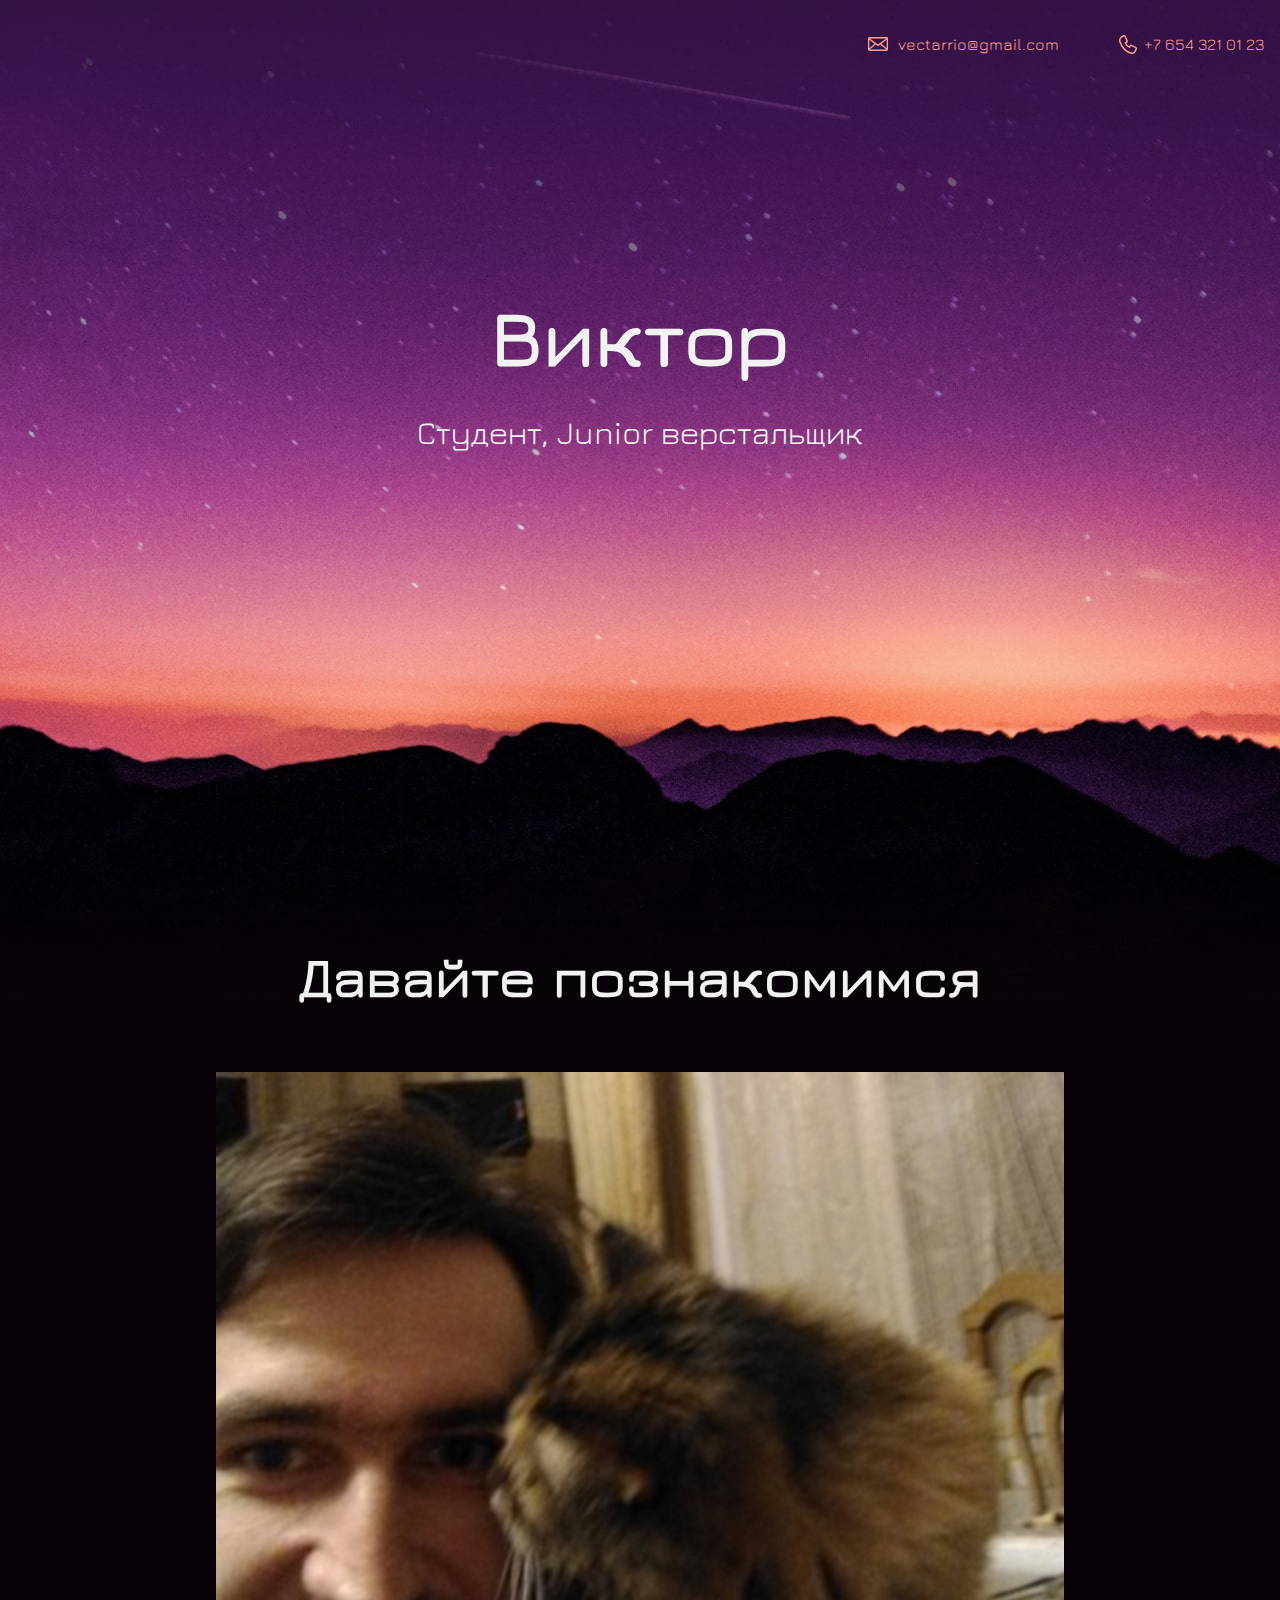
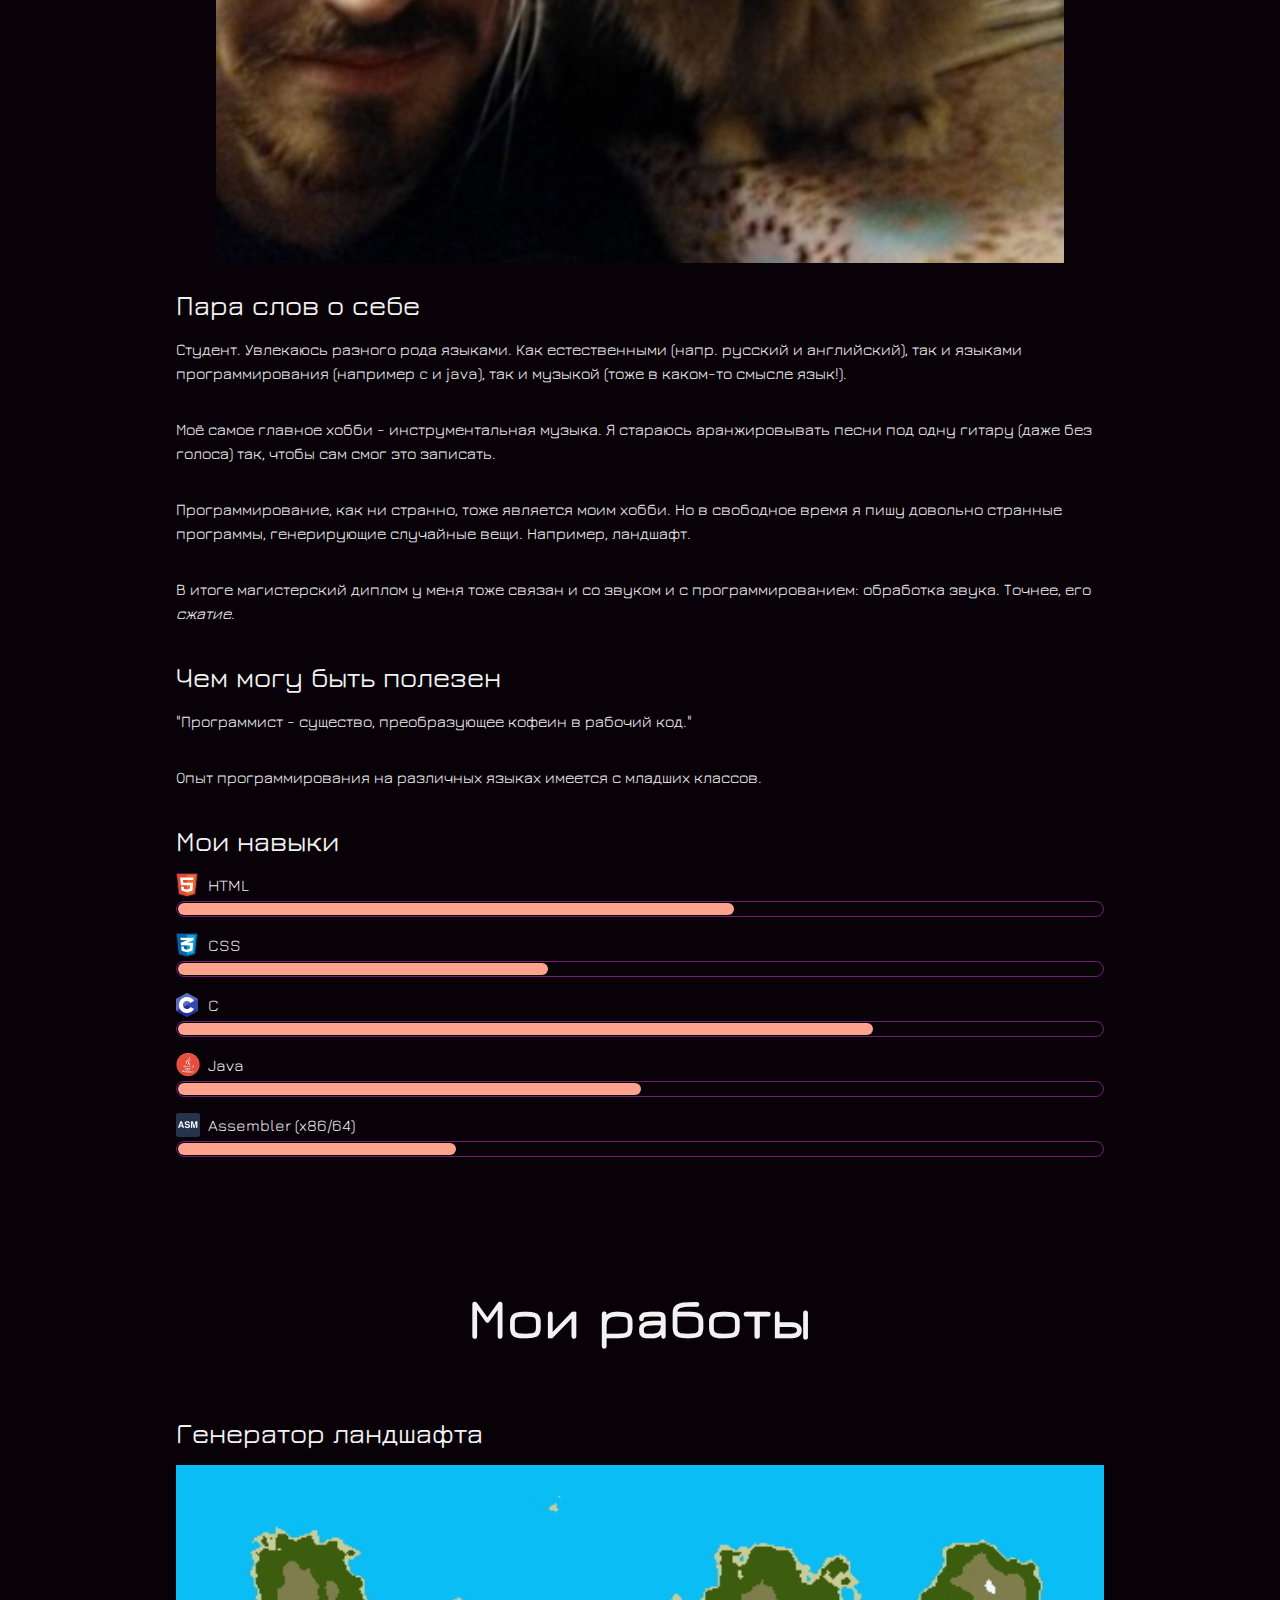
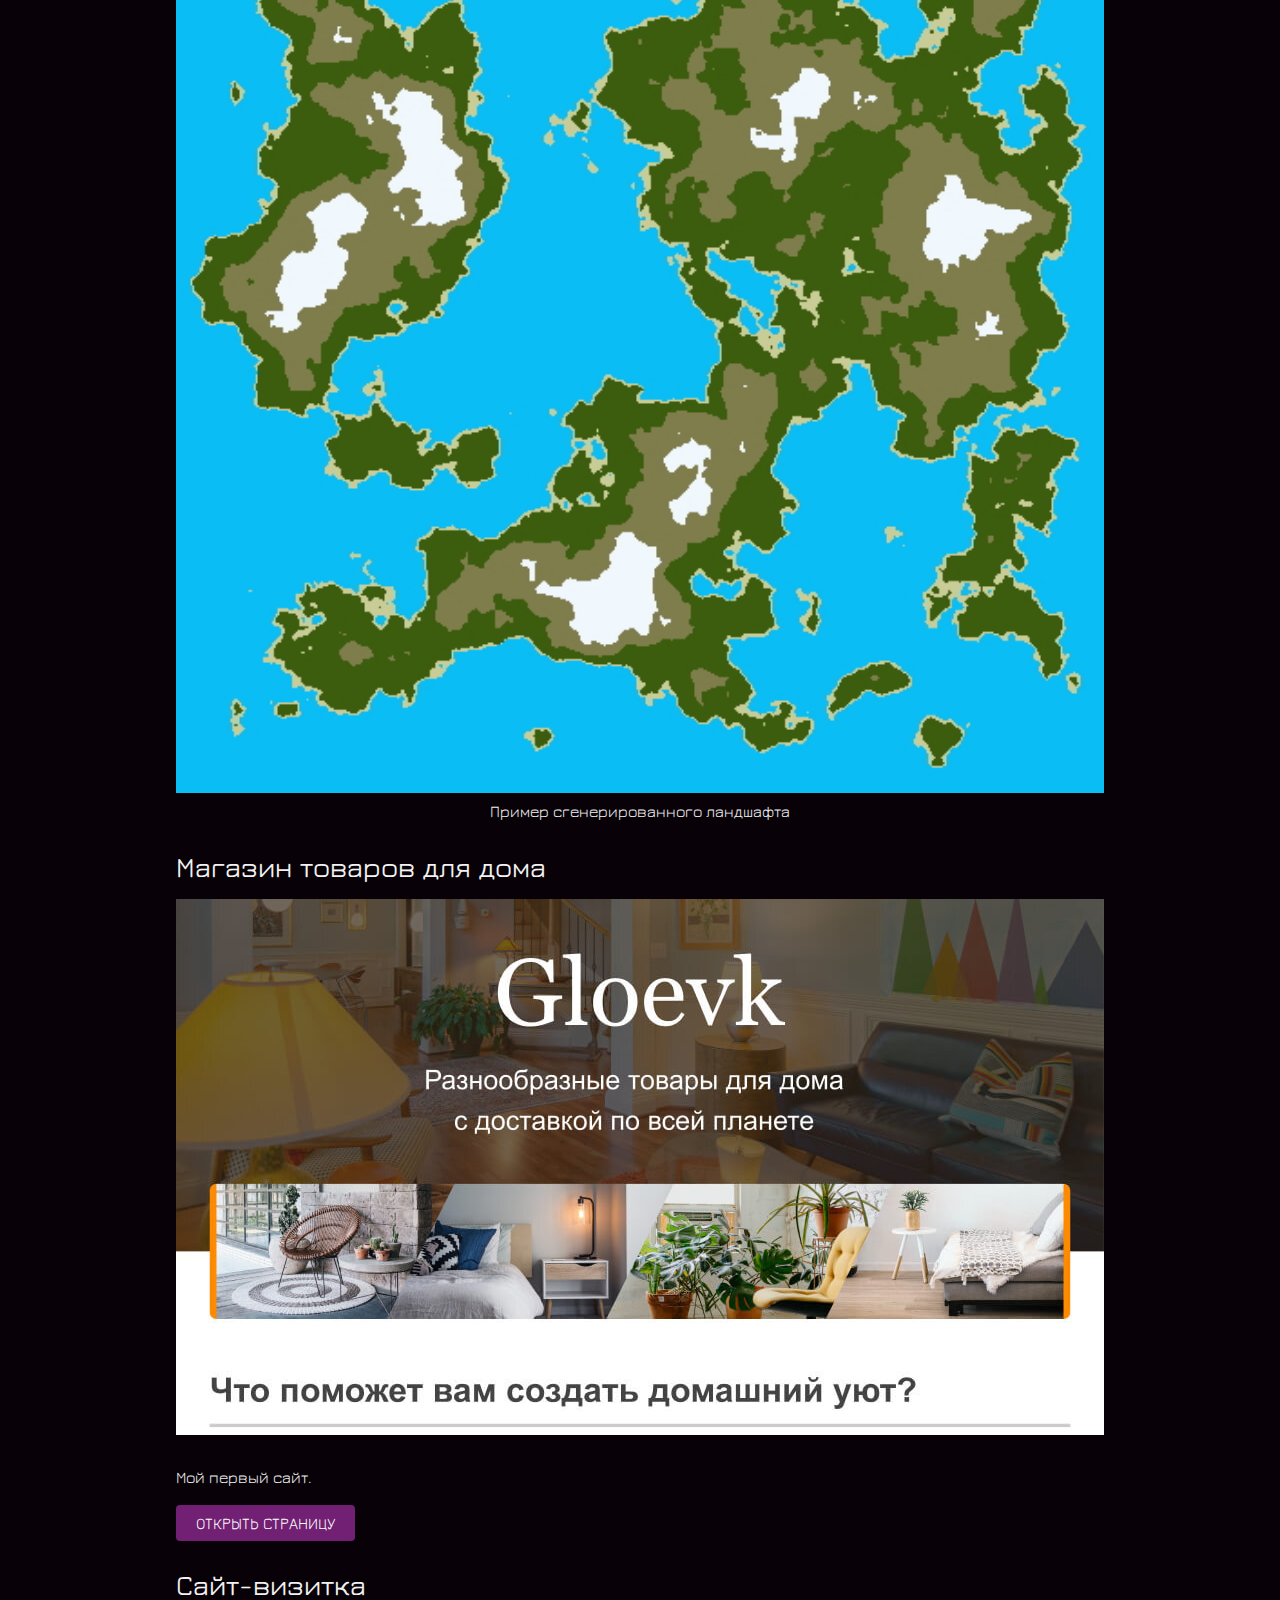
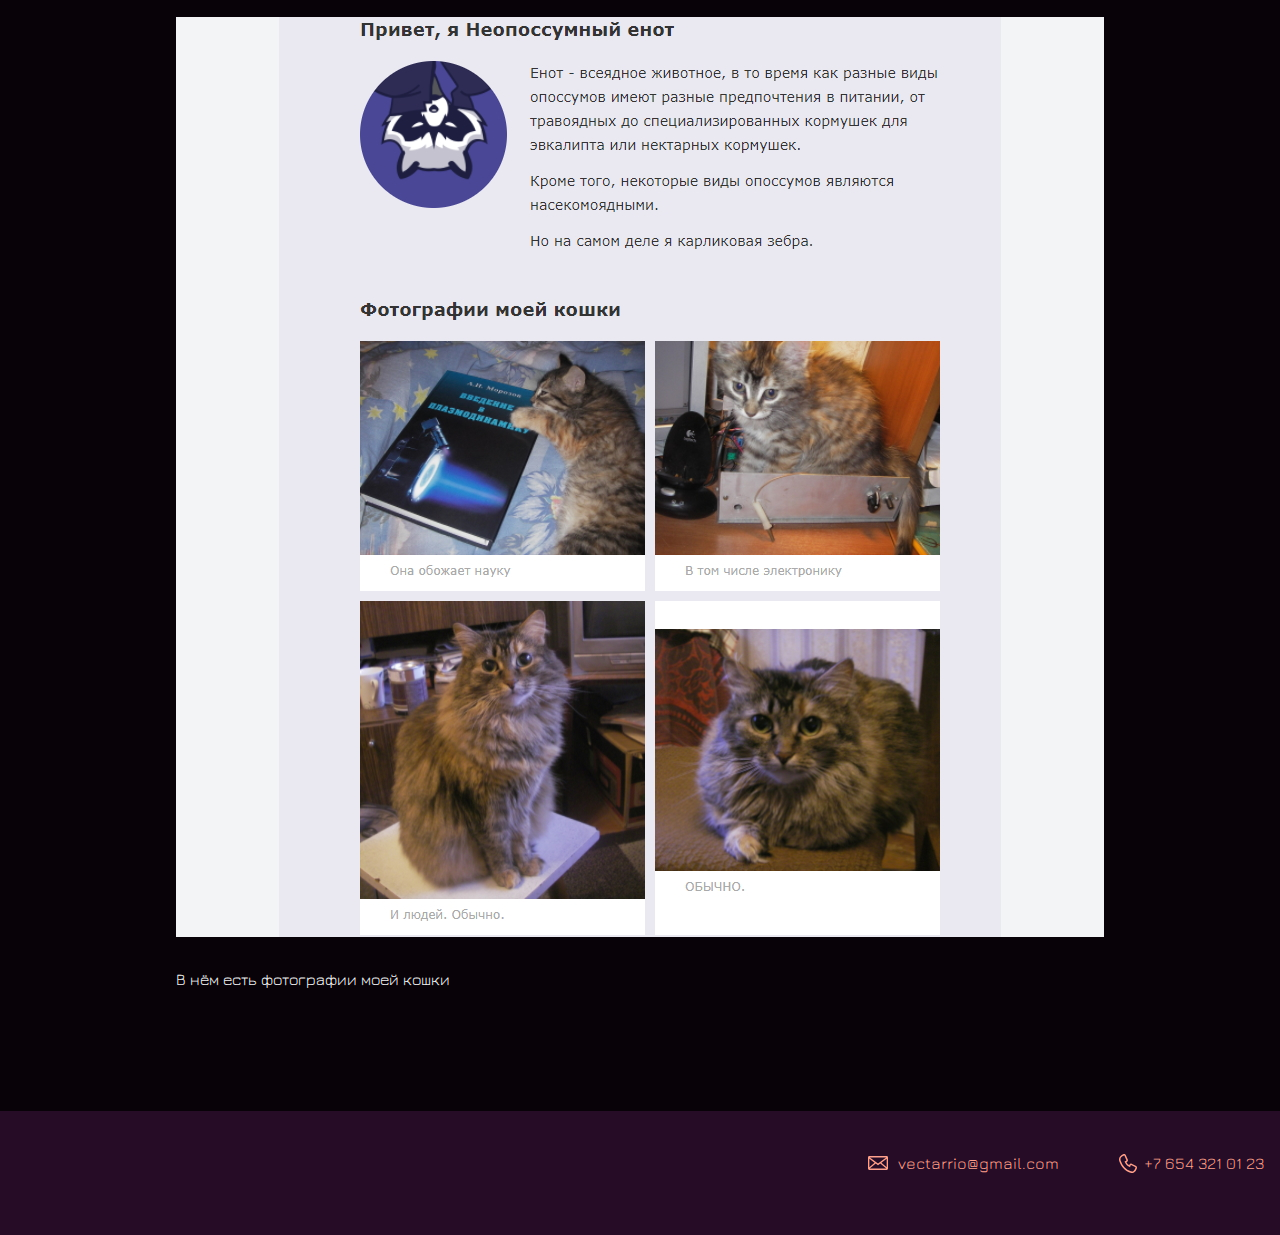
<file: index.html>
<!DOCTYPE html>
<html lang="ru">
  <head>
    <meta charset="UTF-8">
    <meta name="viewport" content="width=device-width, initial-scale=1.0">
    <link rel="stylesheet" href="style.css">
    <!-- <link href="https://fonts.googleapis.com/css?family=Montserrat:400,500,700|Old+Standard+TT&display=swap&subset=cyrillic" rel="stylesheet"> -->
    <link href="https://fonts.googleapis.com/css2?family=Jura&display=swap" rel="stylesheet">
    <title>Портфолио Junior верстальщика</title>
  </head>

  <body>
    <header class="page-header">
      <div class="container">
            <a class="header-email" href="mailto:vectarrio@gmail.com">vectarrio@gmail.com</a>
            <a class="header-phone" href="tel:+76543210123">+7 654 321 01 23</a>
      </div>
    </header>

    <section class="hero-image">
      <div class="container">
        <h1 class="heading">Виктор</h1>
        <p>Студент, Junior верстальщик</p>
      </div>
    </section>

    <section class="intro">
      <div class="container">
        <h2 class="subheading">Давайте познакомимся</h2>
        <figure>
          <img src="files/user.jpg" width="928" alt="Фотография">
        </figure>
        <h3>Пара слов о себе</h3>
        <p>Студент. Увлекаюсь разного рода языками. Как естественными (напр. русский и английский), так и языками программирования (например c и java), так и музыкой (тоже в каком-то смысле язык!).</p>
        <p>Моё самое главное хобби - инструментальная музыка. Я стараюсь аранжировывать песни под одну гитару (даже без голоса) так, чтобы сам смог это записать.</p>
        <p>Программирование, как ни странно, тоже является моим хобби. Но в свободное время я пишу довольно странные программы, генерирующие случайные вещи. Например, ландшафт.</p>
        <p>В итоге магистерский диплом у меня тоже связан и со звуком и с программированием: обработка звука. Точнее, его <em>сжатие</em>.</p>
        <h3>Чем могу быть полезен</h3>
        <p>"Программист - существо, преобразующее кофеин в рабочий код."</p>
        <p>Опыт программирования на различных языках имеется с младших классов.</p>
        <div class="skills">
          <h3>Мои навыки</h3>
          <dl class="skills-list">
            
          </dl>
        </div>
      </div>
    </section>

    <section class="portfolio">
      <div class="container">
        <h2 class="subheading">Мои работы</h2>
        <h3>Генератор ландшафта</h3>
        <figure class="project-image">
          <img src="files/landscape.jpg" width="928" height="536" alt="Пример сгенерированного ландшафта">
          <figcaption>Пример сгенерированного ландшафта</figcaption>
        </figure>
        
        <h3>Магазин товаров для дома</h3>
        <figure class="project-image">
          <img src="files/project.jpg" width="928" height="536" alt="Cайт магазина товаров для дома">
        </figure>
        <p>Мой первый сайт.</p>
        <a class="button" href="source/project/index.html">Открыть страницу</a><br><br>
        <h3>Сайт-визитка</h3>
        <figure class="project-image">
          <img src="files/phpproject.jpg" width="928" alt="Cайт-визитка с использованием php">
        </figure>
        <p>В нём есть фотографии моей кошки</p>
      </div>
    </section>

    <footer class="page-footer">
      <div class="container">
        <a class="footer-email" href="mailto:vectarrio@gmail.com">vectarrio@gmail.com</a>
        <a class="footer-phone" href="tel:+76543210123">+7 654 321 01 23</a>
      </div>
    </footer>
    <script src="script.js"></script>
  </body>
</html>
</file>
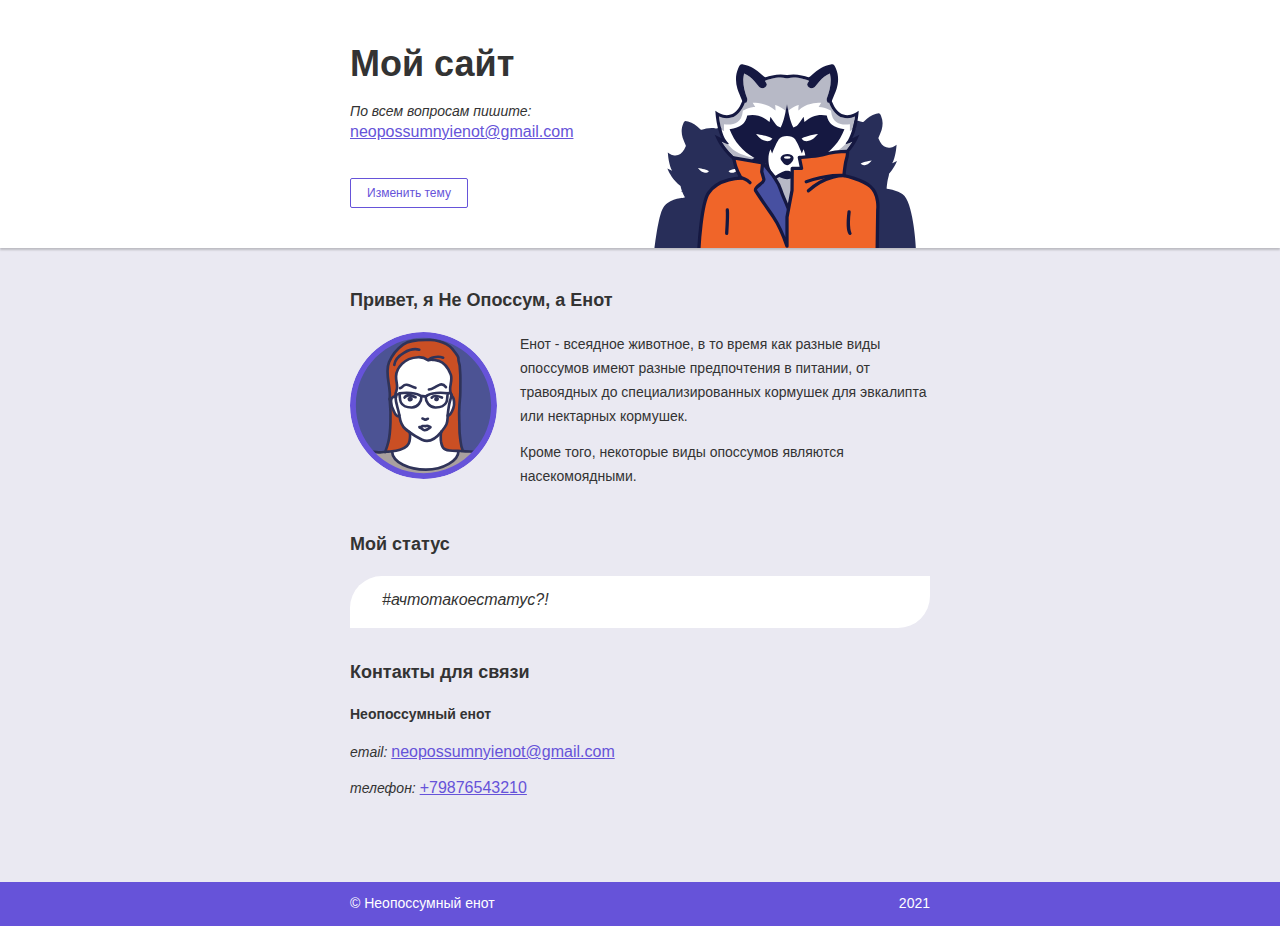
<file: lab2to5/index.html>
<!DOCTYPE html>
<html lang="ru">
<head>
  <meta charset="utf-8">
  <meta name="viewport" content="width=device-width, initial-scale=1.0">
  <link rel="stylesheet" href="style-themes.css">
  <title>Мой сайт – Неопоссумный енот</title>
</head>
<body class="page">
  <header class="page-header">
    <div class="container">
      <h1 class="page-title">Мой сайт</h1>
      <p><i>По всем вопросам пишите:</i><br><a href="mailto:neopossumnyienot@gmail.com">neopossumnyienot@gmail.com</a></p>
      <button class="theme-button" type="button">Изменить тему</button>
    </div>
  </header>
  <main>
    <section class="about container">
      <h2 class="section-title">Привет, я Не Опоссум, а Енот</h2>
      <img class="about-image" src="img/avatar.svg" width="147" height="147" alt="Неопоссумный енот">
      <div class="about-content">
        <p>Енот - всеядное животное, в то время как разные виды опоссумов имеют разные предпочтения в питании, от травоядных до специализированных кормушек для эвкалипта или нектарных кормушек.</p>
        <p>Кроме того, некоторые виды опоссумов являются насекомоядными.</p>
      </div>
    </section>
    <section class="status container">
      <h2 class="section-title">Мой статус</h2>
      <p>#ачтотакоестатус?!</p>
    </section>
    <section class="contacts container">
      <h2 class="section-title">Контакты для связи</h2>
        <p class="contacts-name">Неопоссумный енот</p>
        <p><i>email:</i> <a href="mailto:neopossumnyienot@gmail.com">neopossumnyienot@gmail.com</a></p>
        <p><i>телефон:</i> <a href="tel:+79876543210">+79876543210</a></p>
    </section>
  </main>
  <footer class="page-footer">
    <div class="container">
      <p>© Неопоссумный енот</p>
      <p>2021</p>
    </div>
  </footer>
  <script src = "script.js"></script>
</body>
</html>
</file>
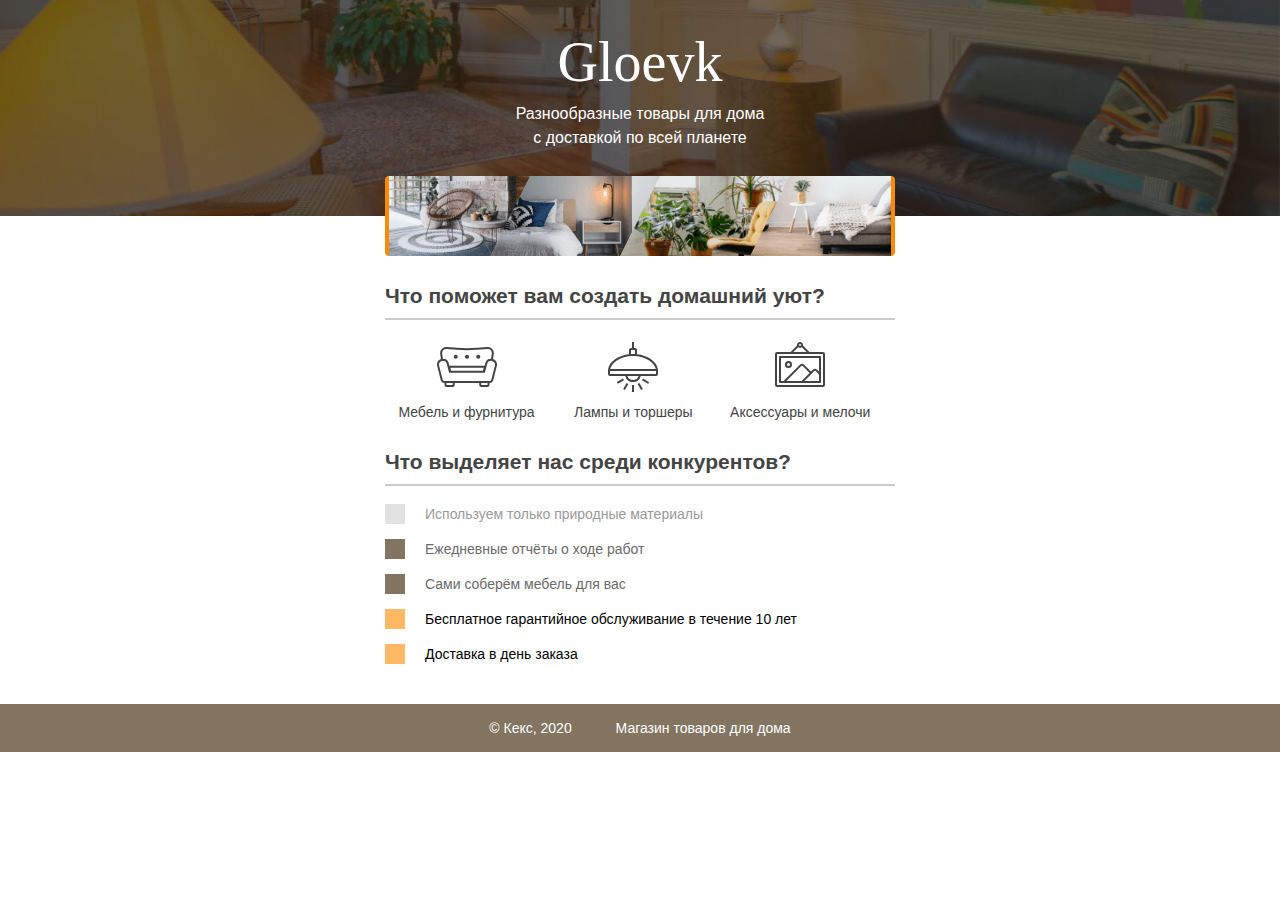
<file: source/project/index.html>
<!DOCTYPE html>
<html lang="ru">
  <head>
    <meta charset="utf-8">
    <title>Магазин товаров для дома</title>
    <link rel="stylesheet" href="style.css">
  </head>
  <body>
    <header class="site-header">
      <div class="container">
        <h1>Gloevk</h1>
        <p>Разнообразные товары для дома с доставкой по всей планете</p>
        <img src="img/gloevk-examples.png" width="510" height="80" alt="Примеры интерьеров">
      </div>
    </header>

    <section class="features">
      <h2>Что поможет вам создать домашний уют?</h2>
      <p class="feature-furniture">Мебель и фурнитура</p>
      <p class="feature-lighting">Лампы и торшеры</p>
      <p class="feature-accessories">Аксессуары и мелочи</p>
    </section>

    <section class="advantages">
      <h2>Что выделяет нас среди конкурентов?</h2>
      <ul class="advantages-list">
        <li class="advantages-item">Используем только природные материалы</li>
        <li class="advantages-item standard">Ежедневные отчёты о ходе работ</li>
        <li class="advantages-item standard">Сами соберём мебель для вас</li>
        <li class="advantages-item vip">Бесплатное гарантийное обслуживание в течение 10 лет</li>
        <li class="advantages-item vip">Доставка в день заказа</li>
      </ul>
    </section>

    <footer class="site-footer">
      <div class="container">
        <p>© Кекс, 2020</p>
        <p>Магазин товаров для дома</p>
      </div>
    </footer>
  </body>
</html>
</file>
<file: style.css>
body {
  margin: 0;
  min-width: 300px;
  font-family: "Jura", "Montserrat", "Helvetica", "Arial", sans-serif;
  font-size: 16px;
  line-height: 1.5;
  color: #f2f2f2;
  background-color: #080208;
  background-image: url("img/hero-bg.jpg");
  background-repeat: no-repeat;
  background-position: top center;
}



img {
  max-width: 100%;
  height: auto;
}

.container {
  max-width: 928px;
  margin: 0 auto;
  padding: 0 16px;
}

.page-header {
  margin: 0 0 180px;
  padding: 32px 0 32px;
}

.page-header .container,
.page-footer .container {
  max-width: 1408px;
  text-align: right;
}

.page-header a+a {
  margin-left: 56px;
}

.page-header a {
  display: inline-block;
  margin-bottom: 20px;
  color: #fea18d;
  text-decoration: none;
  background-repeat: no-repeat;
  background-position: left;
}

.header-email {
  padding-left: 30px;
  background-image: url("img/icon-email.svg");
}

.header-phone {
  padding-left: 25px;
  background-image: url("img/icon-phone.svg");
}

.hero-image {
  margin-bottom: 480px;
}

.hero-image .container {
  max-width: 1408px;
  text-align: center;
}

.heading {
  margin: 0 0 24px;
  font-size: 80px;
  line-height: 96px;
}

.hero-image p {
  margin: 0;
  font-size: 32px;
  line-height: 48px;
}

.intro {
  margin: 0 0 120px;
}

.subheading {
  margin: 0 0 56px;
  font-size: 56px;
  line-height: 80px;
  text-align: center;
}

.user-image {
  margin: 0 0 32px;
  text-align: center;
}

.intro h3,
.portfolio h3 {
  margin: 0 0 12px;
  font-size: 28px;
  line-height: 40px;
  font-weight: 500;
}

.intro p {
  margin: 0 0 32px;
}

.skills-list {
  margin: 0;
  padding: 0;
}

.skills-list dt {
  padding-left: 32px;
  background-repeat: no-repeat;
  background-position: left;
}

.skill-html {
  background-image: url("img/icon-html.svg");
}

.skill-css {
  background-image: url("img/icon-css.svg");
}

.skill-c {
  background-image: url("img/icon-c.png");
}

.skill-java {
  background-image: url("img/icon-java.png");
}

.skill-asm {
  background-image: url("img/icon-asm.png");
}

.level {
  margin: 4px 0 16px;
  padding: 0;
  height: 14px;
  font-size: 0;
  background-color: #080208;
  border: 1px solid #712073;
  border-radius: 8px;
}

.level div {
  margin: 1px;
  height: 12px;
  background-color: #fea18d;
  border-radius: 6px;
}

.portfolio {
  margin: 0 0 120px;
}

.projects {
  margin: 0;
  padding: 0;
  list-style: none;
}

.projects li {
  margin: 0 0 80px;
}

.project-image {
  margin: 0 0 24px;
  text-align: center;
}

.projects p {
  margin: 0 0 24px;
}

.button {
  padding: 6px 20px;
  display: inline-block;
  vertical-align: baseline;
  text-decoration: none;
  text-transform: uppercase;
  border-radius: 4px;
  background-color: #712073;
  color: #ffffff;
}

.page-footer {
  padding: 40px 0;
  background-color: #260c26;
}

.page-footer a {
  display: inline-block;
  margin-bottom: 20px;
  color: #fea18d;
  text-decoration: none;
  background-repeat: no-repeat;
  background-position: left;
}

.page-footer a+a {
  margin-left: 56px;
}

.footer-email {
  padding-left: 30px;
  background-image: url("img/icon-email.svg");
}

.footer-phone {
  padding-left: 25px;
  background-image: url("img/icon-phone.svg");
}

@media screen and (max-width: 460px) {
  .subheading {
    font-size: 32px;
  }
}
</file>
<file: lab2to5/style-themes.css>
* {
  box-sizing: border-box;
}

.container {
  width: 580px;
  margin: 0 auto;
}

.page {
  display: flex;
  flex-direction: column;
  min-width: 640px;
  min-height: 100vh;
  margin: 0;
  font-family: "Verdana", "Tahoma", sans-serif;
  font-size: 14px;
  line-height: 18px;
  color: #333333;
  background-color: #eae9f2;
}

.section-title {
  width: 100%;
  margin: 0;
  margin-bottom: 20px;
  padding: 0;
  font-weight: bold;
  font-size: 18px;
  line-height: 24px;
}

a {
  color: #6653d9;
}

a:focus {
  outline-color: #b6aaff;
}

.page-header {
  margin-bottom: 40px;
  background-color: #ffffff;
  box-shadow: 0 2px 2px rgba(0, 0, 0, 0.2);
}

.page-header .container {
  padding-top: 40px;
  padding-bottom: 40px;
  background-image: url("img/raccoons.svg");
  background-repeat: no-repeat;
  background-position: bottom right;
  background-size: 290px 212px;
}

.page-header a {
  font-size: 16px;
  line-height: 24px;
}

.page-title {
  margin: 0;
  margin-bottom: 4px;
  padding: 0;
  font-weight: bold;
  font-size: 36px;
  line-height: 48px;
}

.theme-button {
  position: relative;
  margin-top: 20px;
  padding-top: 7px;
  padding-right: 16px;
  padding-bottom: 7px;
  padding-left: 16px;
  font-size: 12px;
  border-radius: 2px;
  background-color: transparent;
  cursor: pointer;
  color: #6653d9;
  border: 1px solid #6653d9;
}

.theme-button:active {
  opacity: 0.8;
}

.theme-button:focus,
.theme-button:hover {
  color: #ffffff;
  background-color: #6653d9;
}
.theme-button:focus {
  outline-color: #b6aaff;
}

.about {
  display: flex;
  flex-wrap: wrap;
  justify-content: space-between;
  margin-bottom: 32px;
 }

.about-image {
   width: 147px;
   height: 147px;
   border-radius: 50%;
 }

.about-content {
   width: 410px;
   font-size: 14px;
   line-height: 24px;
 }

.about-content p {
   margin: 0;
   margin-bottom: 12px;
   padding: 0;
 }

.status {
  margin-bottom: 32px;
}

.status p {
  margin: 0;
  padding-top: 12px;
  padding-right: 32px;
  padding-bottom: 16px;
  padding-left: 32px;
  border-radius: 32px 0;
  font-size: 16px;
  line-height: 24px;
  font-style: italic;
  background-color: #ffffff;
}

.contacts {
  margin-bottom: 82px;
}

.contacts img {
  width: 146px;
  height: 146px;
  margin-right: 24px;
}

.contacts p {
  margin: 0;
  margin-bottom: 12px;
  padding: 0;
  font-size: 14px;
  line-height: 24px;
}

p.contacts-name {
  margin-top: 20px;
  margin-bottom: 16px;
  font-weight: bold;
  line-height: 20px;
}

.contacts a {
  font-size: 16px;
  line-height: 24px;
}

.page-footer {
  margin-top: auto;
  color: #ffffff;
  background-color: #6653d9;
}

.page-footer .container {
  display: flex;
  align-items: center;
  justify-content: space-between;
  padding-top: 12px;
  padding-bottom: 14px;
}

.page-footer p {
  margin: 0;
  padding: 0;
}

/* Тёмная тема */
.dark-theme {
  color: #f2f2f2;
  background-color: #17161a;
}

.dark-theme .page-header{
  background-color: #3f3c53;
  box-shadow: 0 2px 2px rgba(0, 0, 0, 0.6);
}

.dark-theme a {
  color: #9484f2;
}

.dark-theme .theme-button {
  color: #9484f2;
  border: 1px solid #9484f2;
}

.dark-theme .theme-button:focus,
.dark-theme .theme-button:hover {
  color: #17161a;
  background-color: #9484f2;
}

.dark-theme .status p {
  background-color: #2a2930;
}

.dark-theme .page-footer {
  background-color: #373540;
  color: #f2f2f2;
}
</file>
<file: source/project/style.css>
body {
  margin: 0;
  padding: 0;
  font-family: "Arial", sans-serif;
  font-size: 14px;
  line-height: 20px;
  color: #444444;
}

h1 {
  width: 255px;
  margin: 0 auto 8px;
  font-family: "Georgia", serif;
  text-align: center;
  font-weight: normal;
  font-size: 56px;
  line-height: 64px;
}

h2 {
  border-bottom: 2px solid #cccccc;
  padding-bottom: 12px;
}

.container {
  width: 510px;
  margin: 0 auto;
  padding: 0 20px;
}

.site-header {
  min-width: 550px;
  height: 186px;
  margin-bottom: 70px;
  padding-top: 30px;
  background: #847462 no-repeat center url("img/gloevk-bg.jpg");
  background-size: cover;
  color: #ffffff;
}

.site-header p {
  width: 255px;
  margin: 0 auto 26px;
  text-align: center;
  font-size: 16px;
  line-height: 24px; 
}

.site-header img {
  display: block;
  margin: 0 auto;
}

.features {
  width: 510px;
  margin: 0 auto 30px;
  padding: 0 20px;
}

.features p {
  display: inline-block;
  vertical-align: top;
  width: 30%;
  margin: 0 5px;
  background-repeat: no-repeat;
  background-position: center top;
  text-align: center;
}

.feature-furniture {
  padding-top: 65px;
  background-image: url("img/furniture.svg");
}

.feature-lighting {
  padding-top: 65px;
  background-image: url("img/lighting.svg");
}

.feature-accessories {
  padding-top: 65px;
  background-image: url("img/accessories.svg");
}

.advantages {
  width: 510px;
  margin: 0 auto 40px;
  padding: 0 20px;
}

.advantages-list {
  padding: 0;
  list-style: none;  
}

.advantages-item {
  margin-bottom: 15px;
  padding-left: 20px;
  border-left: 20px solid #e2e2e2;
  color: #999999;
}

.standard {
  border-color: #847462;
  color: #6a6a6a;
}

.vip {
  border-color: #ffb864;
  color: #000000;
}

.site-footer {
  min-width: 550px;
  background-color: #847462;
  color: #ffffff;
}

.site-footer .container {
  text-align: center;
}

.site-footer p {
  display: inline-block;
  vertical-align: middle;
  padding: 0 20px;
}
</file>
